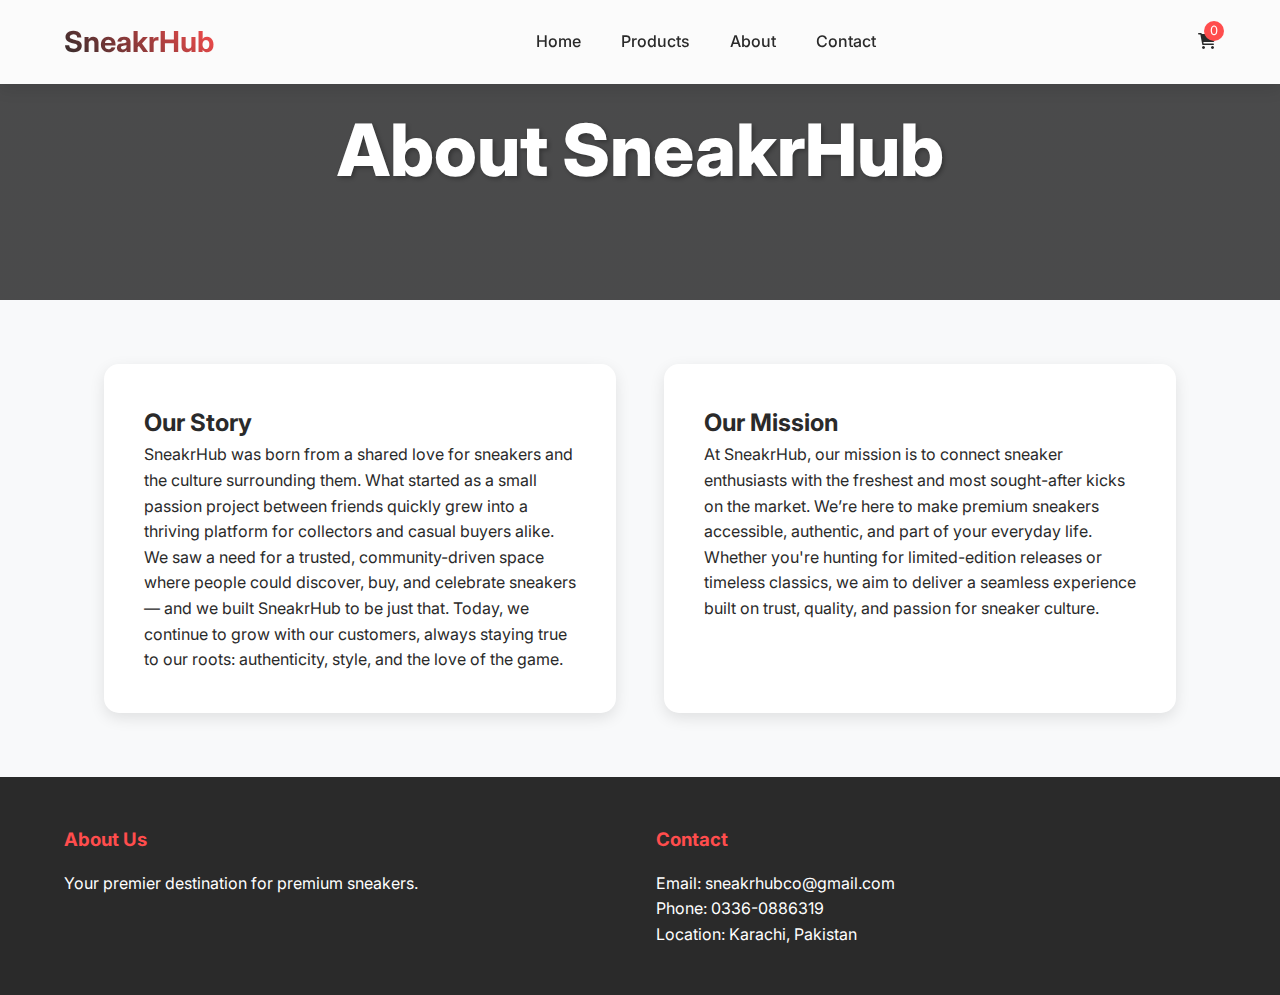
<file: about.html>
<!DOCTYPE html>
<html lang="en">
<head>
    <meta charset="UTF-8">
    <meta name="viewport" content="width=device-width, initial-scale=1.0">
    <title>About Us - SneakrHub</title>
    <link rel="stylesheet" href="styles.css">
    <link rel="stylesheet" href="https://cdnjs.cloudflare.com/ajax/libs/font-awesome/6.0.0/css/all.min.css">
    <link href="https://fonts.googleapis.com/css2?family=Inter:wght@400;500;600;700;800&display=swap" rel="stylesheet">
    <link rel="stylesheet" href="https://unpkg.com/aos@next/dist/aos.css" />
</head>
<body>
    <nav>
        <div class="logo">SneakrHub</div>
        <div class="menu-toggle">
            <i class="fas fa-bars"></i>
        </div>
        <ul class="nav-links">
            <li><a href="index.html">Home</a></li>
            <li><a href="products.html">Products</a></li>
            <li><a href="about.html">About</a></li>
            <li><a href="contact.html">Contact</a></li>
        </ul>
        <div class="cart-icon">
            <i class="fas fa-shopping-cart"></i>
            <span class="cart-count">0</span>
        </div>
    </nav>

    <section class="about-hero">
        <h1>About SneakrHub</h1>
    </section>

    <section class="about-content">
        <div class="about-card">
            <h2>Our Story</h2>
            <p>SneakrHub was born from a shared love for sneakers and the culture surrounding them. What started as a small passion project between friends quickly grew into a thriving platform for collectors and casual buyers alike. We saw a need for a trusted, community-driven space where people could discover, buy, and celebrate sneakers — and we built SneakrHub to be just that. Today, we continue to grow with our customers, always staying true to our roots: authenticity, style, and the love of the game.</p>
        </div>
        <div class="about-card">
            <h2>Our Mission</h2>
            <p>At SneakrHub, our mission is to connect sneaker enthusiasts with the freshest and most sought-after kicks on the market. We’re here to make premium sneakers accessible, authentic, and part of your everyday life. Whether you're hunting for limited-edition releases or timeless classics, we aim to deliver a seamless experience built on trust, quality, and passion for sneaker culture.</p>
        </div>
    </section>

    <footer>
        <div class="footer-content">
            <div class="footer-section">
                <h3>About Us</h3>
                <p>Your premier destination for premium sneakers.</p>
            </div>
            <div class="footer-section">
                <h3>Contact</h3>
                <p>Email: sneakrhubco@gmail.com</p>
                <p>Phone: 0336-0886319</p>
                <p>Location: Karachi, Pakistan</p>
            </div>
        </div>
    </footer>

    <script src="https://unpkg.com/aos@next/dist/aos.js"></script>
    <script>
        AOS.init({
            once: true,
            duration: 600,
            offset: 200,
            delay: 0,
            throttleDelay: 50
        });
        
        window.addEventListener('scroll', () => {
            const nav = document.querySelector('nav');
            nav.classList.toggle('scrolled', window.scrollY > 50);
        });

        document.querySelector('.menu-toggle').addEventListener('click', () => {
            document.querySelector('.nav-links').classList.toggle('active');
        });
    </script>
    <script src="script.js"></script>
</body>
</html>
</file>
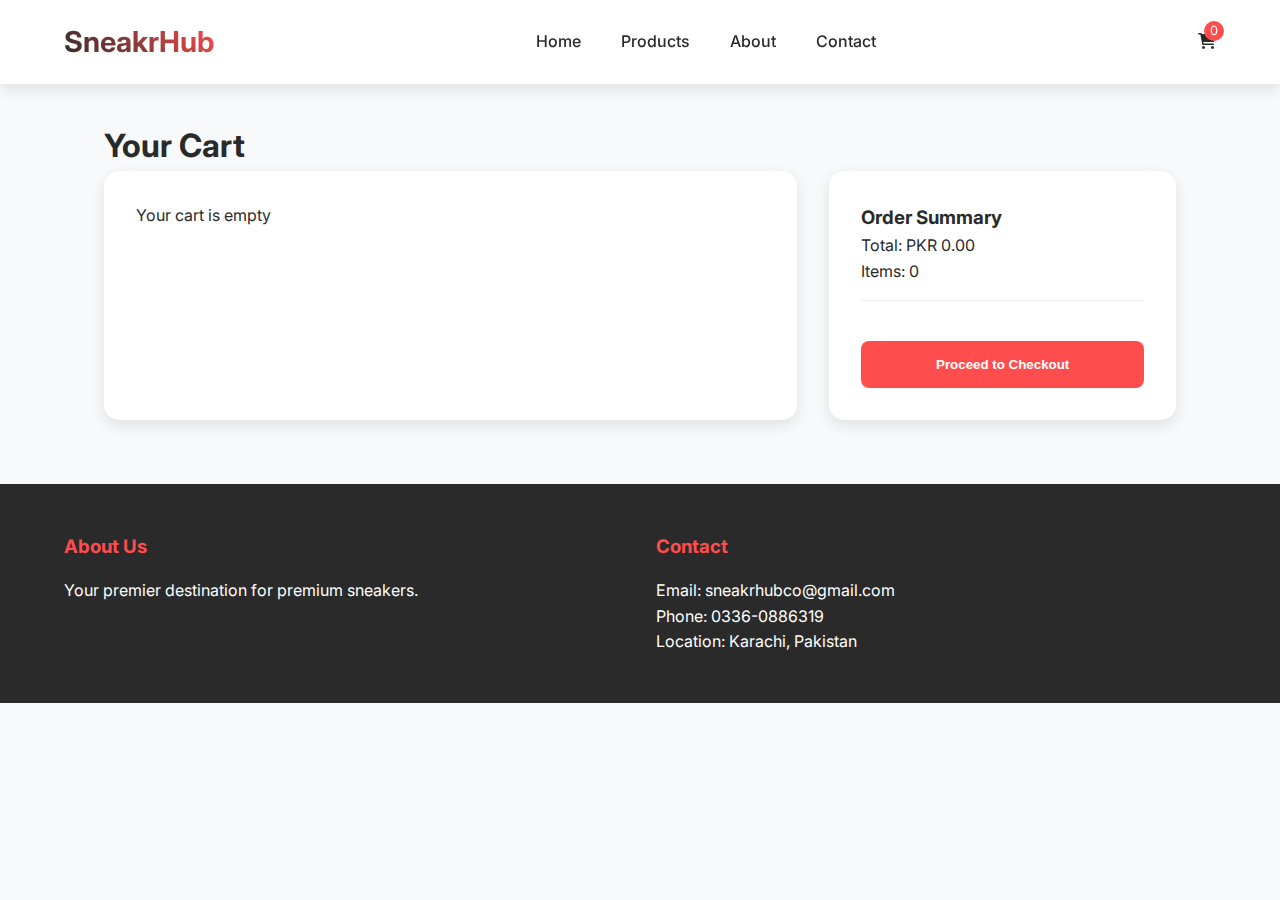
<file: cart.html>
<!DOCTYPE html>
<html lang="en">
<head>
    <meta charset="UTF-8">
    <meta name="viewport" content="width=device-width, initial-scale=1.0">
    <title>Cart - SneakrHub</title>
    <link rel="stylesheet" href="styles.css">
    <link rel="stylesheet" href="https://cdnjs.cloudflare.com/ajax/libs/font-awesome/6.0.0/css/all.min.css">
    <link href="https://fonts.googleapis.com/css2?family=Inter:wght@400;500;600;700;800&display=swap" rel="stylesheet">
</head>
<body>
    <nav>
        <div class="logo">SneakrHub</div>
        <div class="menu-toggle">
            <i class="fas fa-bars"></i>
        </div>
        <ul class="nav-links">
            <li><a href="index.html">Home</a></li>
            <li><a href="products.html">Products</a></li>
            <li><a href="about.html">About</a></li>
            <li><a href="contact.html">Contact</a></li>
        </ul>
        <div class="cart-icon">
            <i class="fas fa-shopping-cart"></i>
            <span class="cart-count">0</span>
        </div>
    </nav>

    <section class="cart-section">
        <h1>Your Cart</h1>
        <div class="cart-container">
            <div id="cart-items" class="cart-items">
                <!-- Cart items will be rendered by JavaScript -->
            </div>
            <div class="cart-summary">
                <h3>Order Summary</h3>
                <div class="summary-items">
                    <div class="summary-item">
                        <span>Total:</span>
                        <span id="cart-total">$0.00</span>
                    </div>
                    <div class="summary-item">
                        <span>Items:</span>
                        <span id="items-count">0</span>
                    </div>
                </div>
                <button class="checkout-button" onclick="handleCheckoutClick()">
                    Proceed to Checkout
                </button>
            </div>
        </div>
    </section>

    <footer>
        <div class="footer-content">
            <div class="footer-section">
                <h3>About Us</h3>
                <p>Your premier destination for premium sneakers.</p>
            </div>
            <div class="footer-section">
                <h3>Contact</h3>
                <p>Email: sneakrhubco@gmail.com</p>
                <p>Phone: 0336-0886319</p>
                <p>Location: Karachi, Pakistan</p>
            </div>
        </div>
    </footer>

    <script src="https://unpkg.com/aos@next/dist/aos.js"></script>
    <script>
        AOS.init({
            once: true,
            duration: 600,
            offset: 200,
            delay: 0,
            throttleDelay: 50
        });
    </script>
    <script src="script.js"></script>
</body>
</html>
</file>
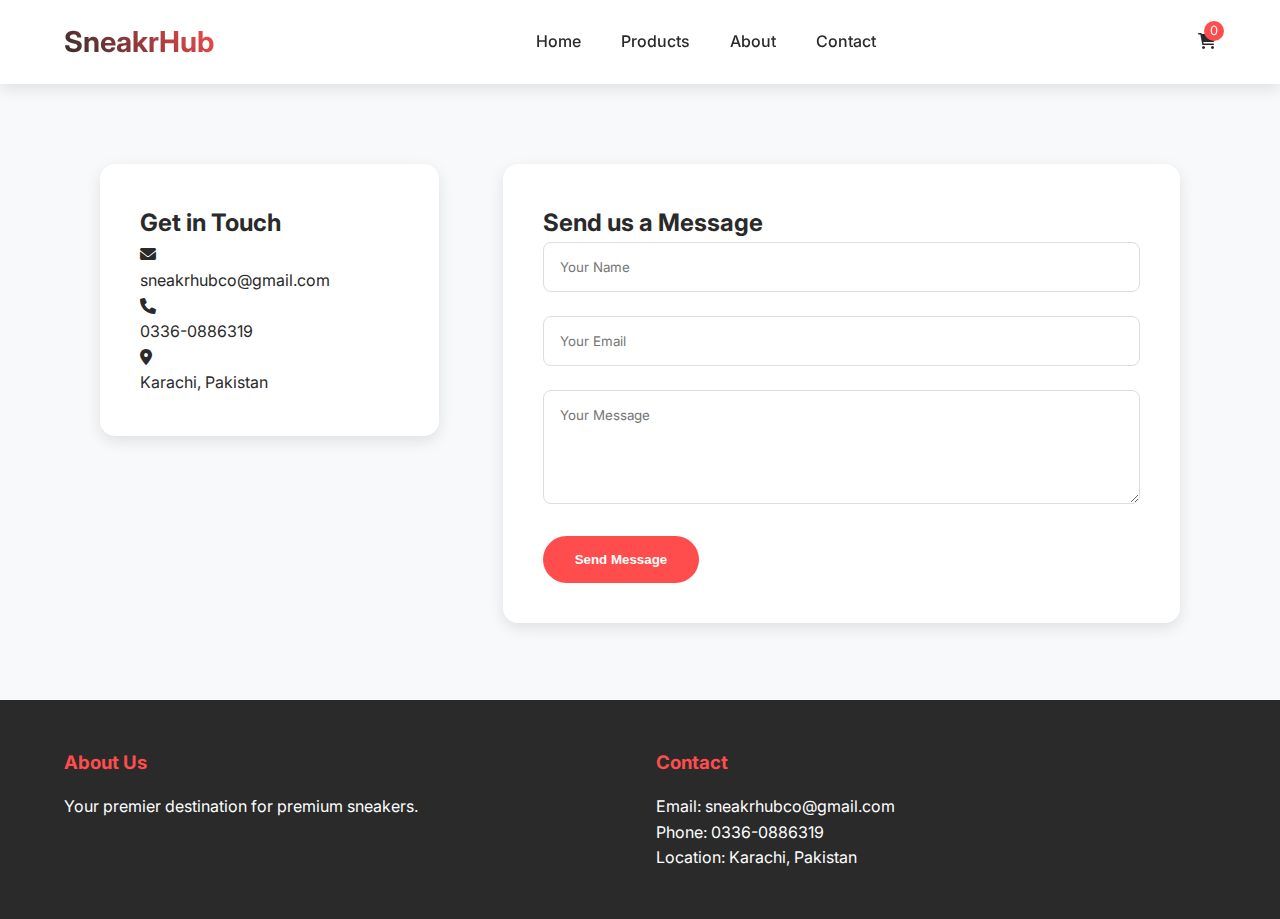
<file: contact.html>
<!DOCTYPE html>
<html lang="en">
<head>
    <meta charset="UTF-8">
    <meta name="viewport" content="width=device-width, initial-scale=1.0">
    <title>Contact - SneakrHub</title>
    <link rel="stylesheet" href="styles.css">
    <link rel="stylesheet" href="https://cdnjs.cloudflare.com/ajax/libs/font-awesome/6.0.0/css/all.min.css">
    <link href="https://fonts.googleapis.com/css2?family=Inter:wght@400;500;600;700;800&display=swap" rel="stylesheet">
    <link rel="stylesheet" href="https://unpkg.com/aos@next/dist/aos.css" />
</head>
<body>
    <nav>
        <div class="logo">SneakrHub</div>
        <div class="menu-toggle">
            <i class="fas fa-bars"></i>
        </div>
        <ul class="nav-links">
            <li><a href="index.html">Home</a></li>
            <li><a href="products.html">Products</a></li>
            <li><a href="about.html">About</a></li>
            <li><a href="contact.html">Contact</a></li>
        </ul>
        <div class="cart-icon">
            <i class="fas fa-shopping-cart"></i>
            <span class="cart-count">0</span>
        </div>
    </nav>

    <section class="contact-section">
        <div class="contact-container">
            <div class="contact-info">
                <h2>Get in Touch</h2>
                <div class="info-item">
                    <i class="fas fa-envelope"></i>
                    <p>sneakrhubco@gmail.com</p>
                </div>
                <div class="info-item">
                    <i class="fas fa-phone"></i>
                    <p>0336-0886319</p>
                </div>
                <div class="info-item">
                    <i class="fas fa-map-marker-alt"></i>
                    <p>Karachi, Pakistan</p>
                </div>
            </div>
            
            <form class="contact-form">
                <h2>Send us a Message</h2>
                <input type="text" placeholder="Your Name" required>
                <input type="email" placeholder="Your Email" required>
                <textarea rows="5" placeholder="Your Message" required></textarea>
                <button type="submit" class="submit-button">Send Message</button>
            </form>
        </div>
    </section>

    <footer>
        <div class="footer-content">
            <div class="footer-section">
                <h3>About Us</h3>
                <p>Your premier destination for premium sneakers.</p>
            </div>
            <div class="footer-section">
                <h3>Contact</h3>
                <p>Email: sneakrhubco@gmail.com</p>
                <p>Phone: 0336-0886319</p>
                <p>Location: Karachi, Pakistan</p>
            </div>
        </div>
    </footer>

    <script src="https://unpkg.com/aos@next/dist/aos.js"></script>
    <script>
        AOS.init({
            once: true,
            duration: 600,
            offset: 200,
            delay: 0,
            throttleDelay: 50
        });
        
        window.addEventListener('scroll', () => {
            const nav = document.querySelector('nav');
            nav.classList.toggle('scrolled', window.scrollY > 50);
        });

        document.querySelector('.menu-toggle').addEventListener('click', () => {
            document.querySelector('.nav-links').classList.toggle('active');
        });
    </script>
    <script src="script.js"></script>
</body>
</html>
</file>
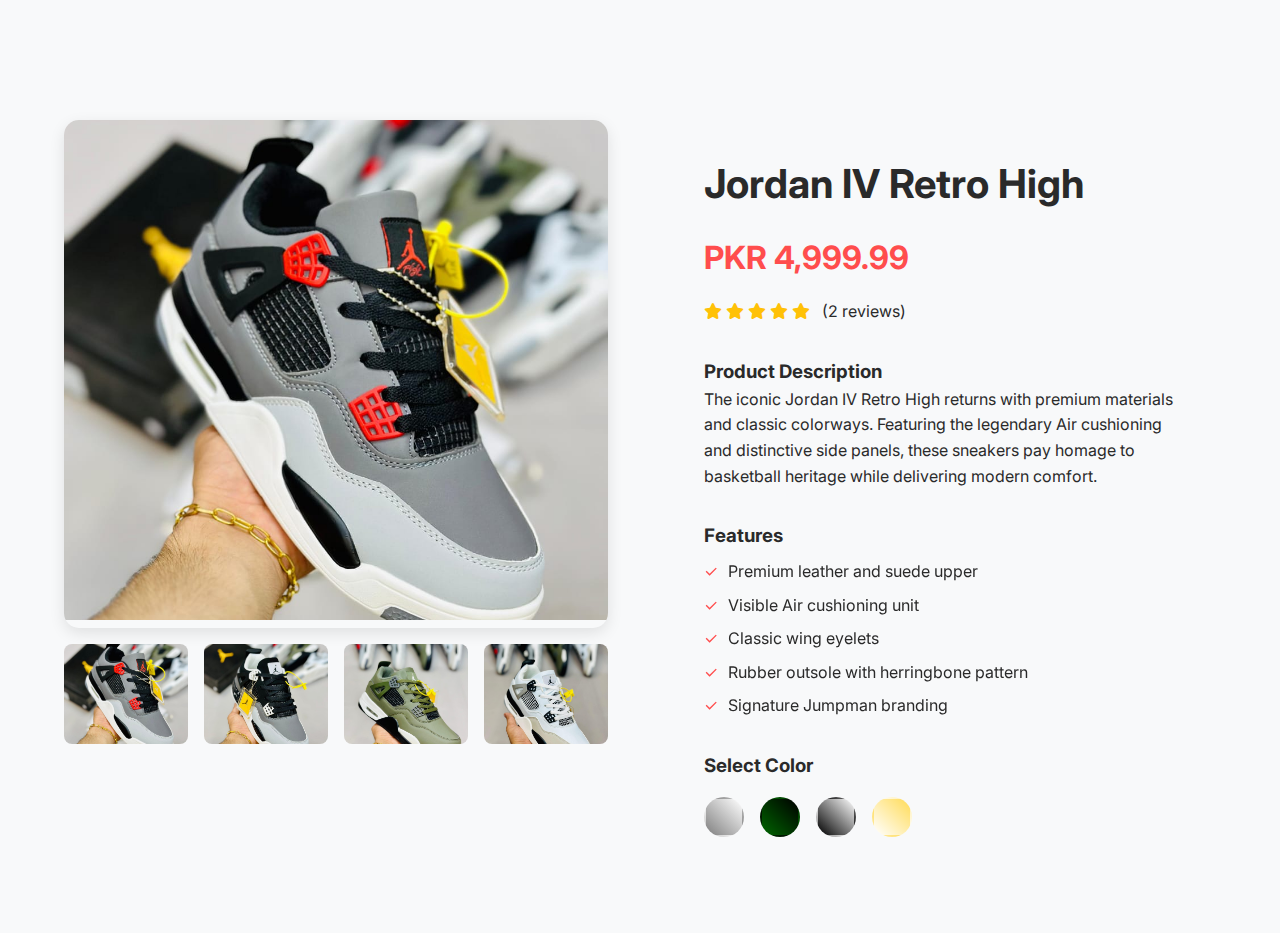
<file: jordan-iv.html>
<!DOCTYPE html>
<html lang="en">
<head>
    <meta charset="UTF-8">
    <meta name="viewport" content="width=device-width, initial-scale=1.0">
    <title>Jordan IV Retro High | SneakrHub</title>
    <link rel="stylesheet" href="styles.css">
    <link rel="stylesheet" href="https://cdnjs.cloudflare.com/ajax/libs/font-awesome/6.0.0/css/all.min.css">
    <link href="https://fonts.googleapis.com/css2?family=Inter:wght@400;500;600;700;800&display=swap" rel="stylesheet">
</head>
<body>
    <!-- Add your existing nav here -->
    <section class="product-detail">
        <div class="product-gallery">
            <div class="main-image">
                <img id="mainImage" src="img1.jpg" alt="Jordan IV Retro High Main View">
            </div>
            <div class="thumbnail-grid">
                <img src="img1.jpg" alt="Jordan IV Front View" onclick="changeImage('img1.jpg')">
                <img src="img2.jpg" alt="Jordan IV Side View" onclick="changeImage('img2.jpg')">
                <img src="img3.jpg" alt="Jordan IV Back View" onclick="changeImage('img3.jpg')">
                <img src="img4.jpg" alt="Jordan IV Top View" onclick="changeImage('img4.jpg')">
            </div>
        </div>
        <div class="product-info-detail">
            <h1>Jordan IV Retro High</h1>
            <div class="price">PKR 4,999.99</div>
            <div class="rating">
                <i class="fas fa-star"></i>
                <i class="fas fa-star"></i>
                <i class="fas fa-star"></i>
                <i class="fas fa-star"></i>
                <i class="fas fa-star"></i>
                <span>(2 reviews)</span>
            </div>
            <div class="description">
                <h3>Product Description</h3>
                <p>The iconic Jordan IV Retro High returns with premium materials and classic colorways. Featuring the legendary Air cushioning and distinctive side panels, these sneakers pay homage to basketball heritage while delivering modern comfort.</p>
            </div>
            <div class="features">
                <h3>Features</h3>
                <ul>
                    <li>Premium leather and suede upper</li>
                    <li>Visible Air cushioning unit</li>
                    <li>Classic wing eyelets</li>
                    <li>Rubber outsole with herringbone pattern</li>
                    <li>Signature Jumpman branding</li>
                </ul>
            </div>
            <div class="color-selection">
                <h3>Select Color</h3>
                <div class="color-grid">
                    <button class="color-btn" data-color="grey-white" style="background: linear-gradient(45deg, #808080, #ffffff)"></button>
                    <button class="color-btn" data-color="green-black" style="background: linear-gradient(45deg, #006400, #000000)"></button>
                    <button class="color-btn" data-color="black-white" style="background: linear-gradient(45deg, #000000, #ffffff)"></button>
                    <button class="color-btn" data-color="white-mustard" style="background: linear-gradient(45deg, #ffffff, #ffdb58)"></button>
                </div>
            </div>
            <!-- Add your existing size selection here -->
        </div>
    </section>
    <!-- Add your existing footer here -->

    <script>
        function changeImage(src) {
            document.getElementById('mainImage').src = src;
        }
    </script>
    <script src="script.js"></script>
</body>
</html>
</file>
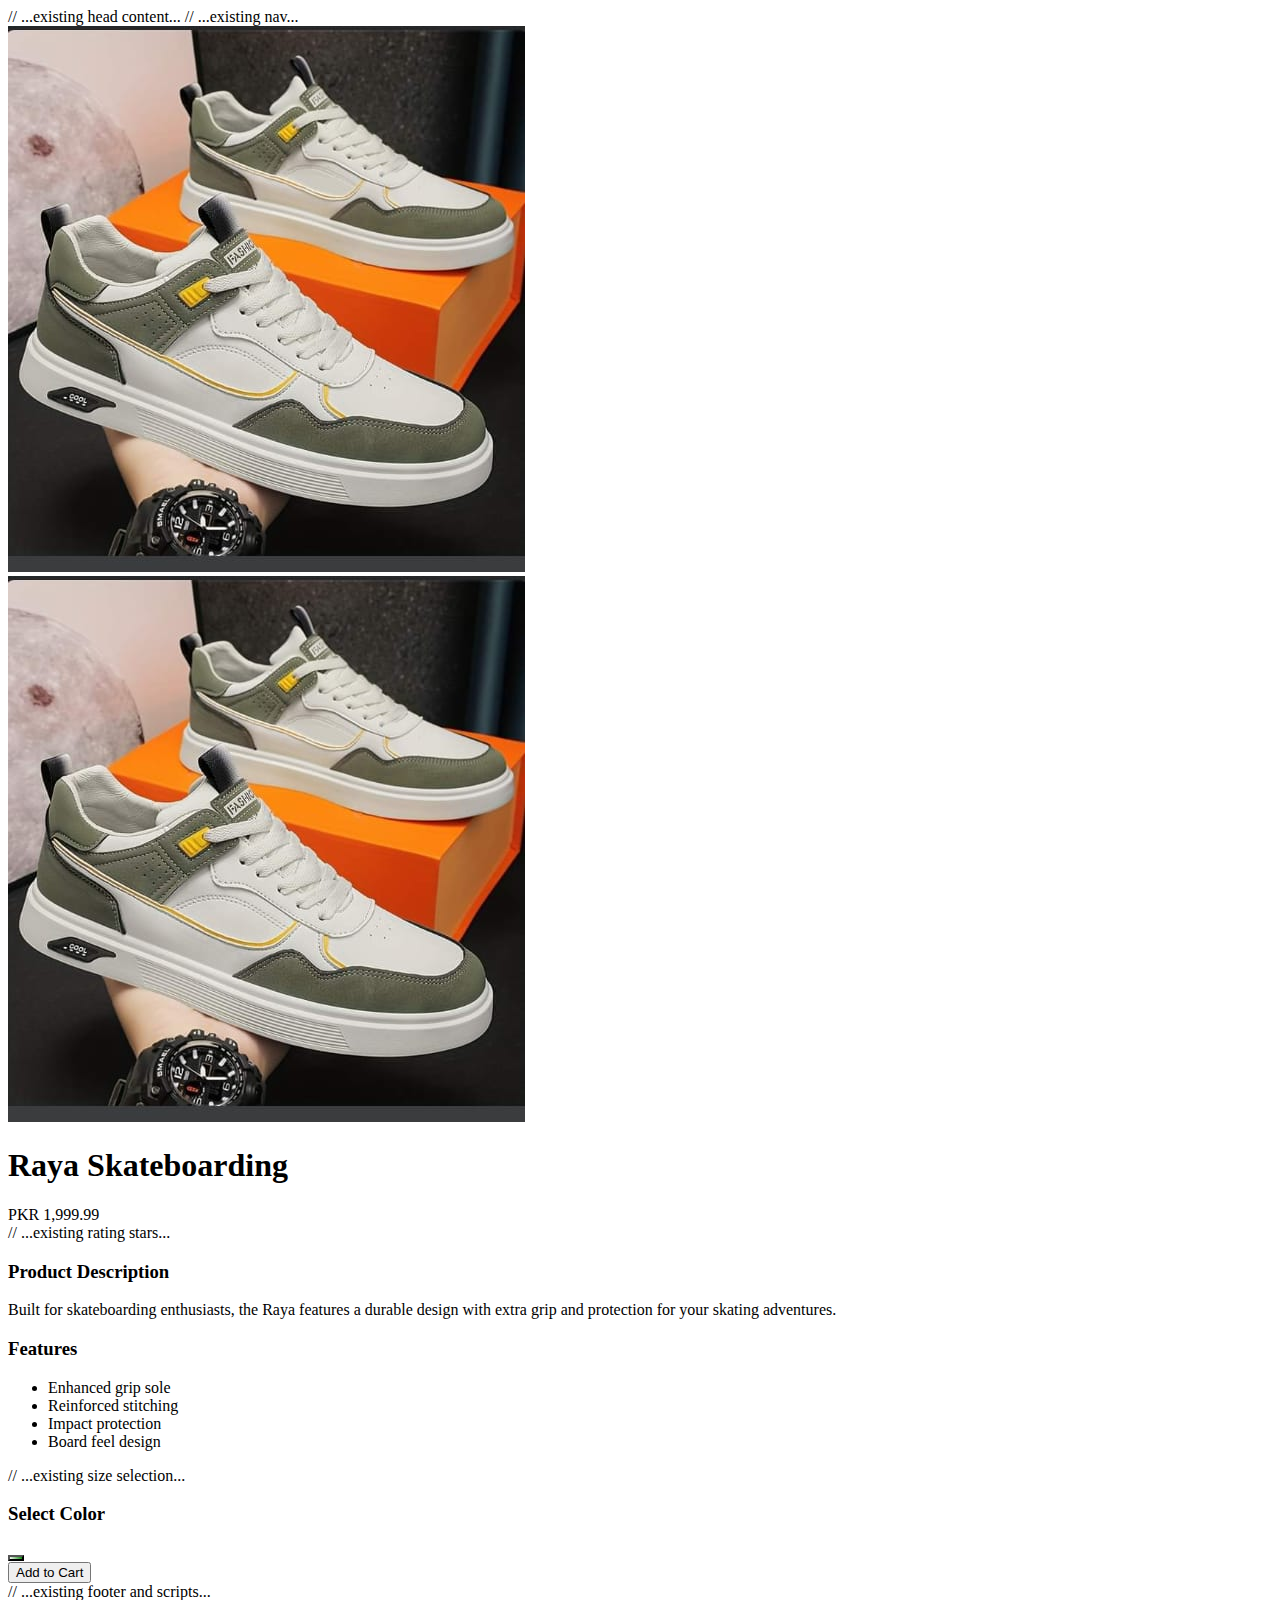
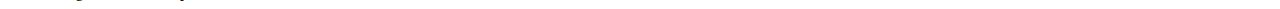
<file: raya-skateboarding.html>
<!DOCTYPE html>
<html lang="en">
<head>
    <meta charset="UTF-8">
    <meta name="viewport" content="width=device-width, initial-scale=1.0">
    <title>Raya Skateboarding | SneakrHub</title>
    // ...existing head content...
</head>
<body>
    // ...existing nav...

    <section class="product-detail">
        <div class="product-gallery">
            <div class="main-image">
                <img src="img2_1.jpg" alt="Raya Skateboarding">
            </div>
            <div class="thumbnail-grid">
                <img src="img2_1.jpg" alt="Front view">
            </div>
        </div>
        <div class="product-info-detail">
            <h1>Raya Skateboarding</h1>
            <div class="price">PKR 1,999.99</div>
            <div class="rating">
                // ...existing rating stars...
            </div>
            <div class="description">
                <h3>Product Description</h3>
                <p>Built for skateboarding enthusiasts, the Raya features a durable design with extra grip and protection for your skating adventures.</p>
            </div>
            <div class="features">
                <h3>Features</h3>
                <ul>
                    <li>Enhanced grip sole</li>
                    <li>Reinforced stitching</li>
                    <li>Impact protection</li>
                    <li>Board feel design</li>
                </ul>
            </div>
            // ...existing size selection...
            <div class="color-selection">
                <h3>Select Color</h3>
                <div class="color-grid">
                    <button class="color-btn" data-color="white-green" style="background: linear-gradient(45deg, #ffffff, #008000)"></button>
                </div>
            </div>
            <button class="add-to-cart-large" onclick="addToCart(6)">
                <i class="fas fa-shopping-cart"></i>
                Add to Cart
            </button>
        </div>
    </section>

    // ...existing footer and scripts...
</body>
</html>
</file>
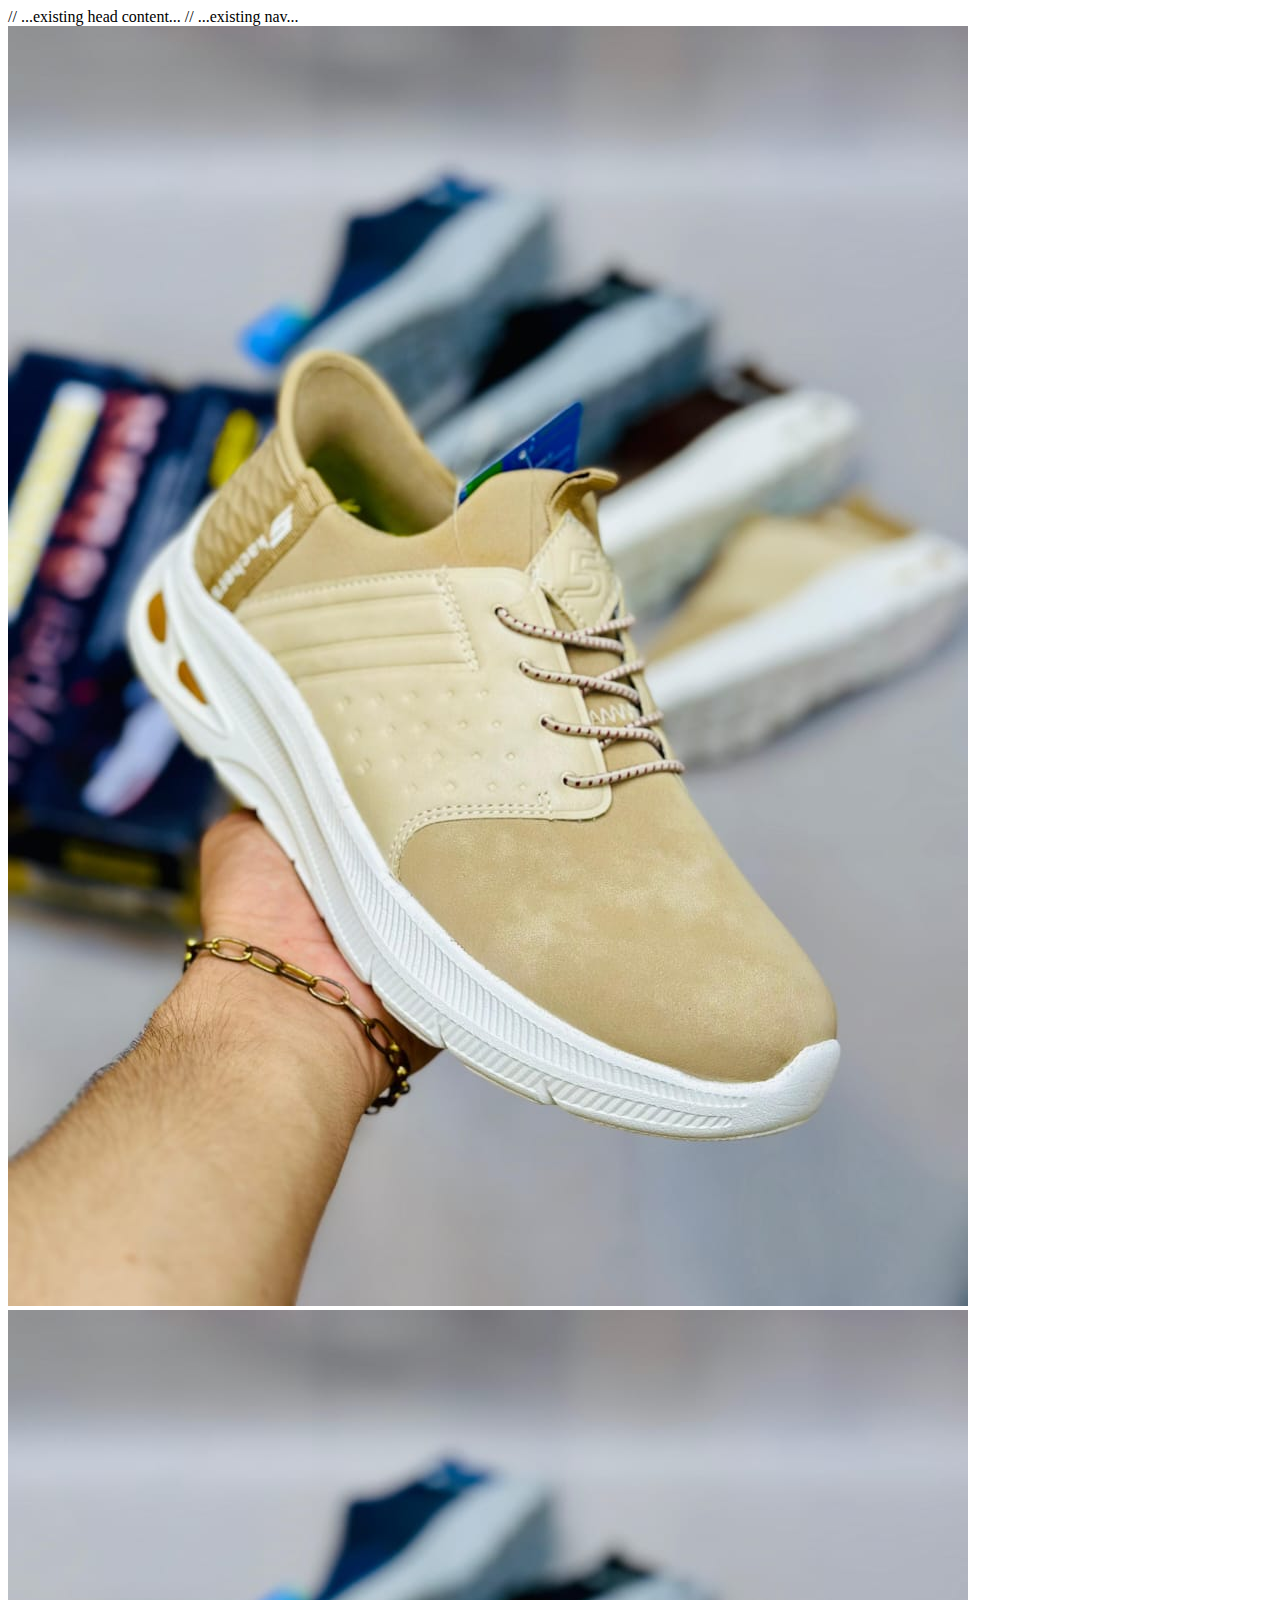
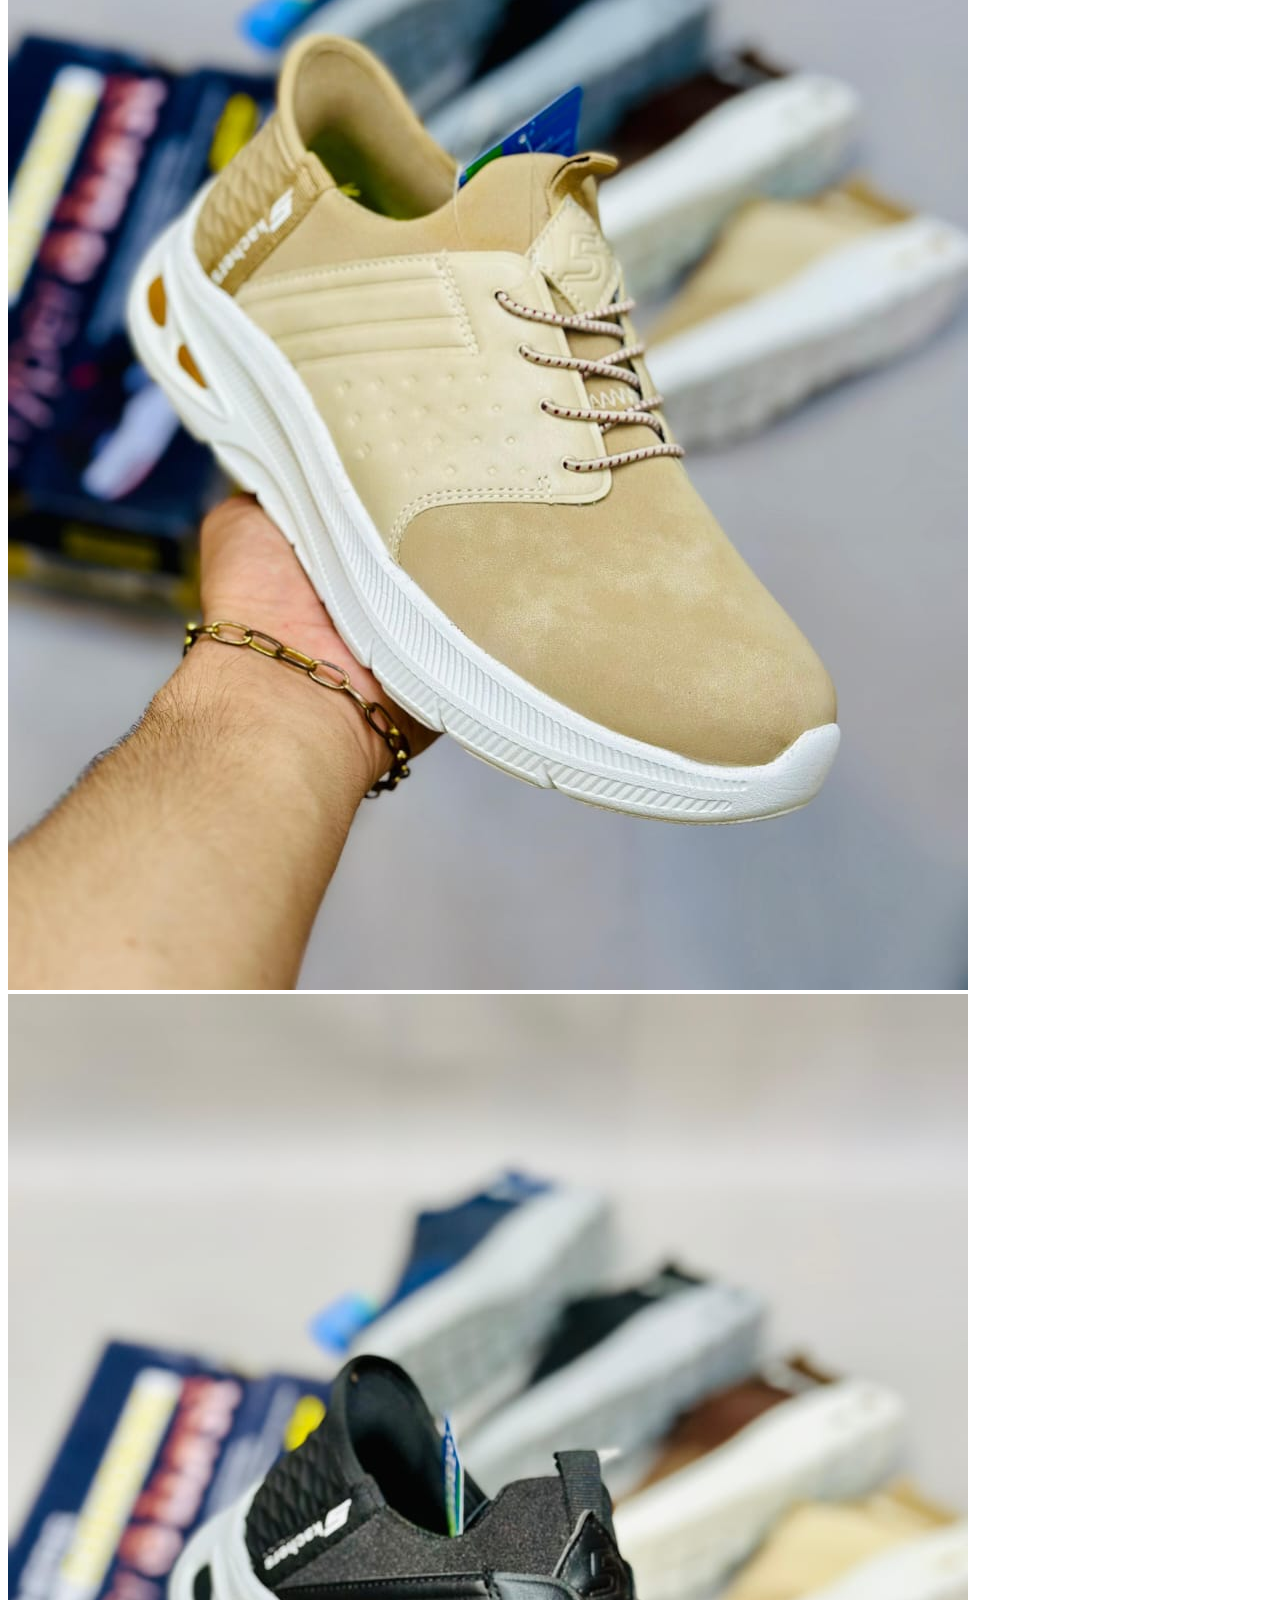
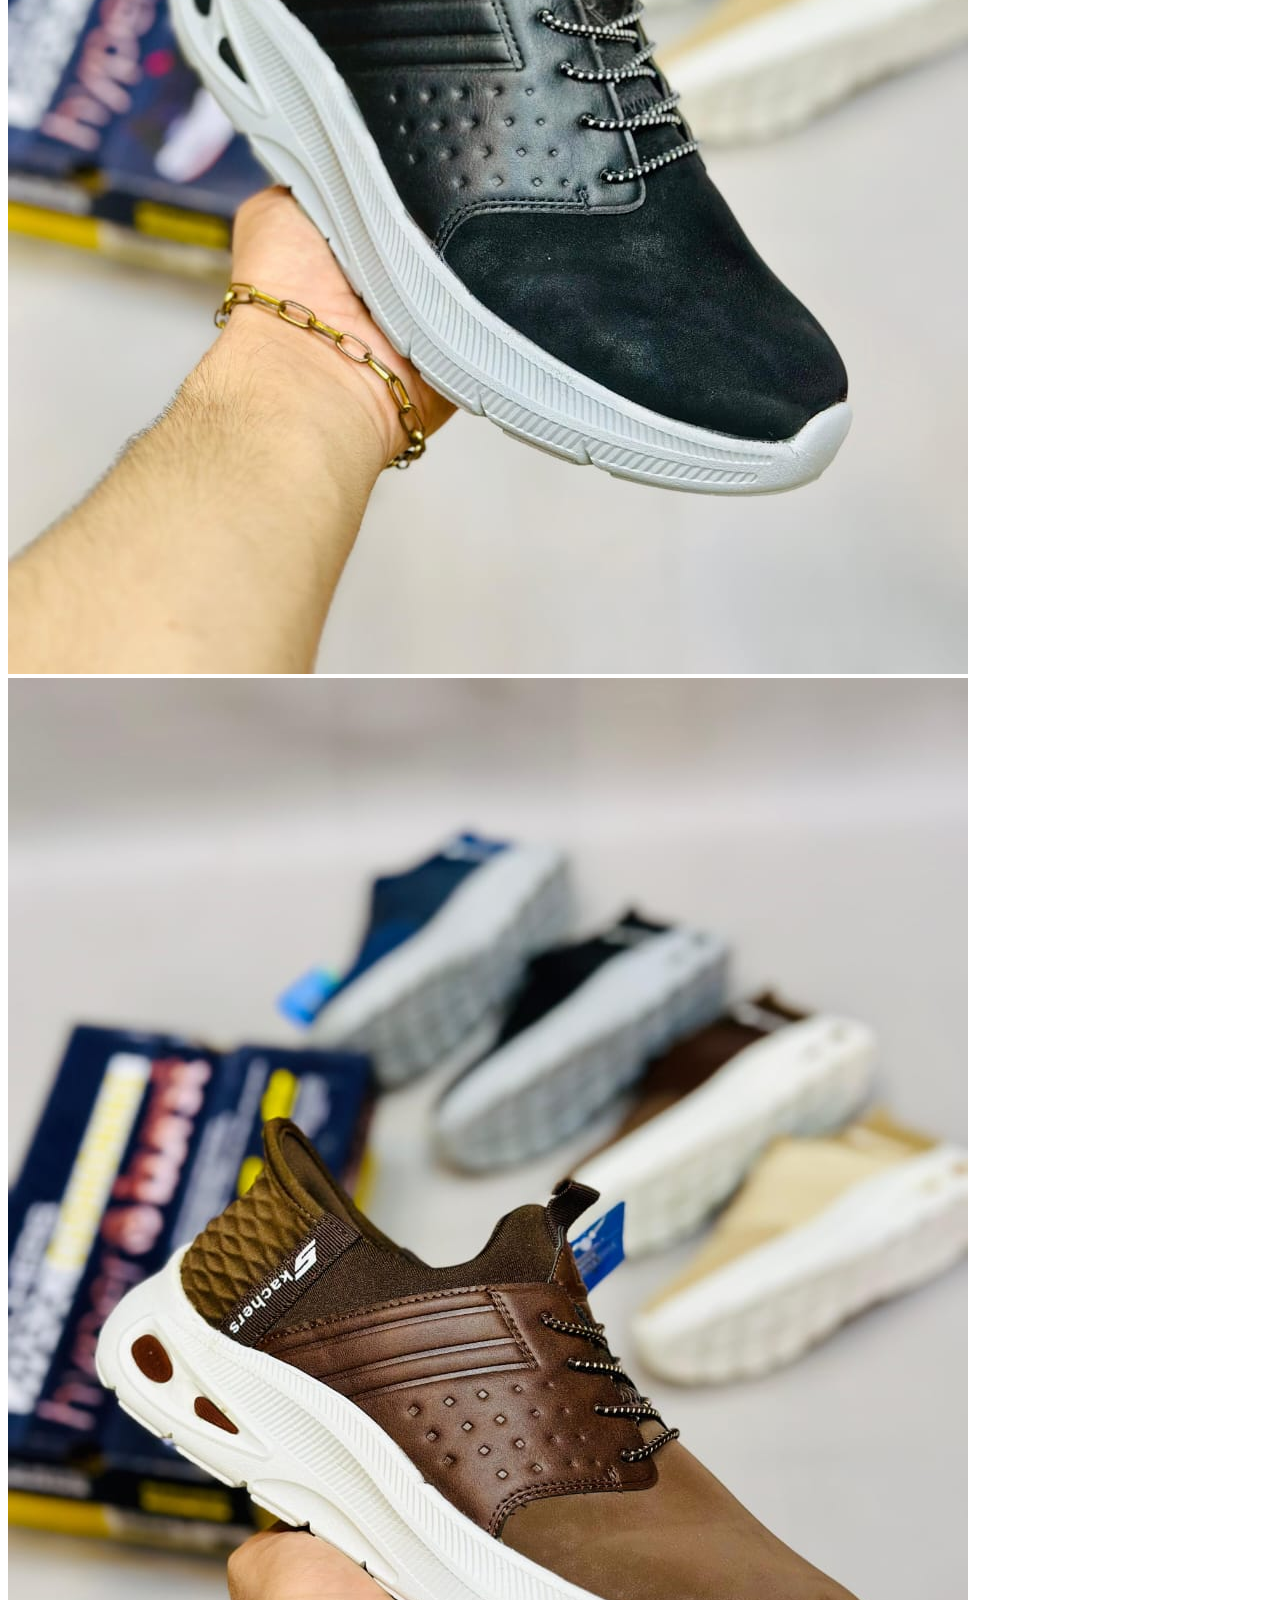
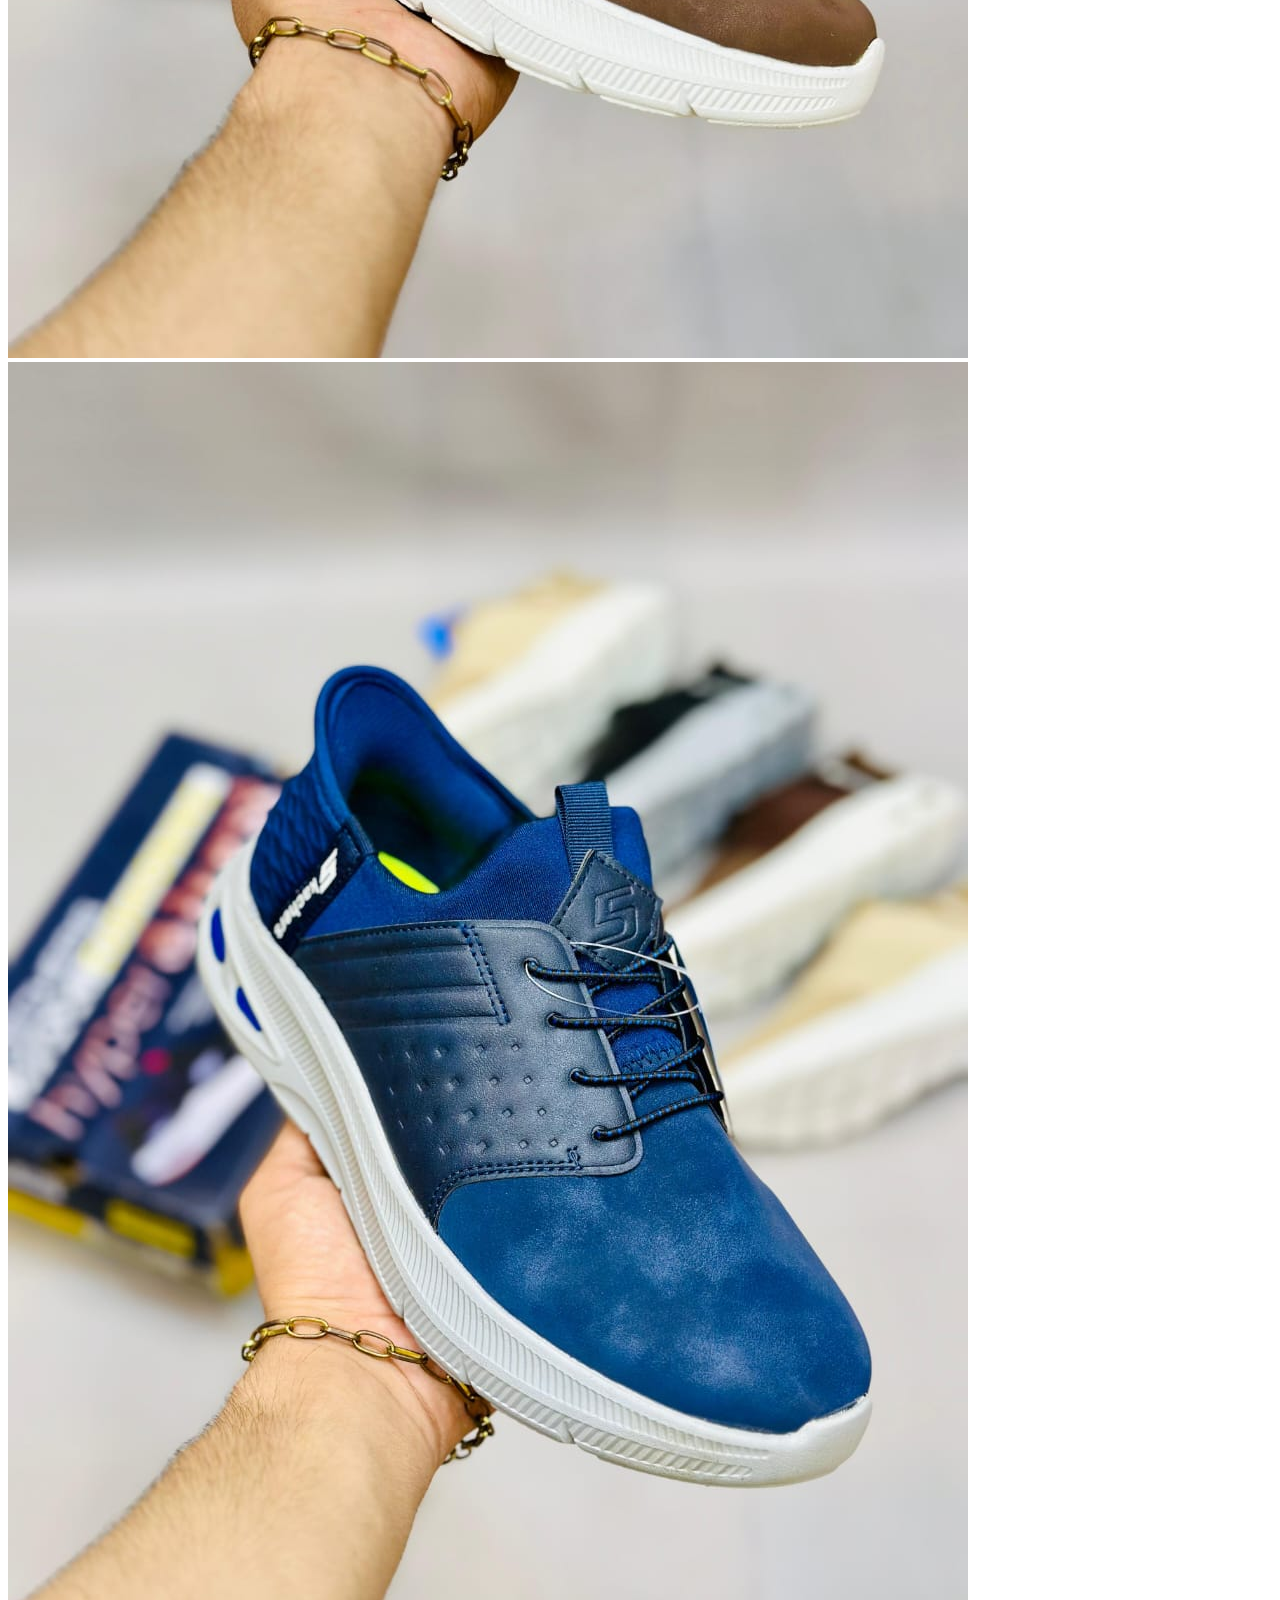
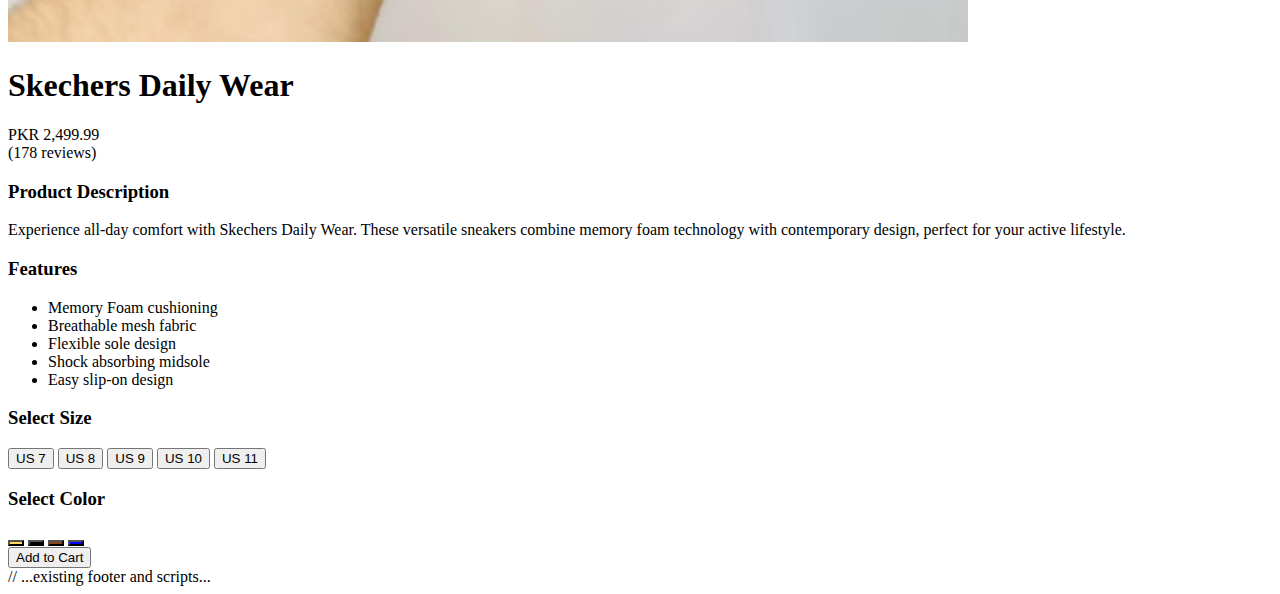
<file: skechers-daily.html>
<!DOCTYPE html>
<html lang="en">
<head>
    <meta charset="UTF-8">
    <meta name="viewport" content="width=device-width, initial-scale=1.0">
    <title>Skechers Daily Wear | SneakrHub</title>
    // ...existing head content...
</head>
<body>
    // ...existing nav...

    <section class="product-detail">
        <div class="product-gallery">
            <div class="main-image">
                <img src="img1_1.jpg" alt="Skechers Daily Wear Front View">
            </div>
            <div class="thumbnail-grid">
                <img src="img1_1.jpg" alt="Skechers Front View" onclick="updateMainImage(this.src)">
                <img src="img1_2.jpg" alt="Skechers Side View" onclick="updateMainImage(this.src)">
                <img src="img1_3.jpg" alt="Skechers Back View" onclick="updateMainImage(this.src)">
                <img src="img1_4.jpg" alt="Skechers Top View" onclick="updateMainImage(this.src)">
            </div>
        </div>
        <div class="product-info-detail">
            <h1>Skechers Daily Wear</h1>
            <div class="price">PKR 2,499.99</div>
            <div class="rating">
                <i class="fas fa-star"></i>
                <i class="fas fa-star"></i>
                <i class="fas fa-star"></i>
                <i class="fas fa-star"></i>
                <i class="fas fa-star-half-alt"></i>
                <span>(178 reviews)</span>
            </div>
            <div class="description">
                <h3>Product Description</h3>
                <p>Experience all-day comfort with Skechers Daily Wear. These versatile sneakers combine memory foam technology with contemporary design, perfect for your active lifestyle.</p>
            </div>
            <div class="features">
                <h3>Features</h3>
                <ul>
                    <li>Memory Foam cushioning</li>
                    <li>Breathable mesh fabric</li>
                    <li>Flexible sole design</li>
                    <li>Shock absorbing midsole</li>
                    <li>Easy slip-on design</li>
                </ul>
            </div>
            <div class="size-selection">
                <h3>Select Size</h3>
                <div class="size-grid">
                    <button class="size-btn" data-size="US 7">US 7</button>
                    <button class="size-btn" data-size="US 8">US 8</button>
                    <button class="size-btn" data-size="US 9">US 9</button>
                    <button class="size-btn" data-size="US 10">US 10</button>
                    <button class="size-btn" data-size="US 11">US 11</button>
                </div>
            </div>
            <div class="color-selection">
                <h3>Select Color</h3>
                <div class="color-grid">
                    <button class="color-btn" data-color="mustard" style="background-color: #ffdb58"></button>
                    <button class="color-btn" data-color="black" style="background-color: #000000"></button>
                    <button class="color-btn" data-color="brown" style="background-color: #8b4513"></button>
                    <button class="color-btn" data-color="blue" style="background-color: #0000ff"></button>
                </div>
            </div>
            <button class="add-to-cart-large" onclick="handleAddToCart(5)">
                <i class="fas fa-shopping-cart"></i>
                Add to Cart
            </button>
        </div>
    </section>

    // ...existing footer and scripts...
    <script>
        // Color and size selection handlers
        document.querySelectorAll('.color-btn').forEach(button => {
            button.addEventListener('click', () => {
                document.querySelectorAll('.color-btn').forEach(btn => btn.classList.remove('selected'));
                button.classList.add('selected');
            });
        });

        document.querySelectorAll('.size-btn').forEach(button => {
            button.addEventListener('click', () => {
                document.querySelectorAll('.size-btn').forEach(btn => btn.classList.remove('selected'));
                button.classList.add('selected');
            });
        });

        function handleAddToCart(productId) {
            const selectedColor = document.querySelector('.color-btn.selected')?.dataset.color;
            const selectedSize = document.querySelector('.size-btn.selected')?.dataset.size;
            
            if (!selectedSize || !selectedColor) {
                alert('Please select both size and color');
                return;
            }
            
            addToCart(productId);
        }
    </script>
</body>
</html>
</file>
<file: styles.css>
:root {
    --primary: #2a2a2a;
    --accent: #ff4d4d;
    --background: #f8f9fa;
    --text: #2a2a2a;
    --transition: all 0.3s cubic-bezier(0.4, 0, 0.2, 1);
    --shadow: 0 5px 15px rgba(0,0,0,0.1);
    --shadow-hover: 0 10px 30px rgba(0,0,0,0.15);
}

* {
    margin: 0;
    padding: 0;
    box-sizing: border-box;
}

body {
    font-family: 'Inter', sans-serif;
    background-color: var(--background);
    color: var(--text);
    line-height: 1.6;
}

nav {
    display: flex;
    justify-content: space-between;
    align-items: center;
    background: rgba(255, 255, 255, 0.98);
    backdrop-filter: blur(10px);
    padding: 1.2rem 5%;
    position: fixed;
    width: 100%;
    z-index: 1000;
    box-shadow: var(--shadow);
}

.logo {
    font-size: 1.8rem;
    font-weight: 700;
    background: linear-gradient(45deg, var(--primary), var(--accent));
    -webkit-background-clip: text;
    -webkit-text-fill-color: transparent;
}

.nav-links {
    display: flex;
    gap: 2.5rem;
    list-style: none;
}

.nav-links a {
    position: relative;
    font-weight: 500;
    text-decoration: none;
    color: var(--text);
}

.nav-links a::after {
    content: '';
    position: absolute;
    bottom: -5px;
    left: 0;
    width: 0;
    height: 2px;
    background: var(--accent);
    transition: var(--transition);
}

.nav-links a:hover::after {
    width: 100%;
}

.cart-icon {
    position: relative;
    cursor: pointer;
}

.cart-count {
    position: absolute;
    top: -8px;
    right: -8px;
    background: var(--accent);
    color: white;
    font-size: 0.8rem;
    width: 20px;
    height: 20px;
    border-radius: 50%;
    display: grid;
    place-items: center;
}

.hero {
    min-height: 100vh;
    padding-top: 80px;
    display: grid;
    place-items: center;
    text-align: center;
    background: linear-gradient(rgba(0,0,0,0.7), rgba(0,0,0,0.7)),
                url('https://images.unsplash.com/photo-1552346154-21d32810aba3') center/cover;
    will-change: transform;
    /* removed background-attachment: fixed */
}

[data-aos] {
    will-change: transform, opacity;
}

.hero h1 {
    font-size: clamp(2.5rem, 8vw, 4.5rem);
    font-weight: 800;
    margin-bottom: 1.5rem;
    animation: fadeUp 0.8s ease forwards;
    backface-visibility: hidden;
    -webkit-font-smoothing: antialiased;
    color: white;
    text-shadow: 2px 2px 4px rgba(0,0,0,0.3);
}

.hero p {
    font-size: clamp(1rem, 3vw, 1.2rem);
    margin-bottom: 2rem;
    animation: fadeUp 0.8s ease 0.2s forwards;
    opacity: 0;
    backface-visibility: hidden;
    -webkit-font-smoothing: antialiased;
    color: rgba(255, 255, 255, 0.9);
}

/* Modern Button Styles */
.cta-button {
    background: var(--accent);
    color: white;
    padding: 1.2rem 3rem;
    border-radius: 30px;
    border: none;
    font-weight: 600;
    cursor: pointer;
    transition: var(--transition);
    box-shadow: 0 10px 20px rgba(255,77,77,0.2);
    text-decoration: none;
}

.cta-button:hover {
    transform: translateY(-5px);
    box-shadow: 0 15px 30px rgba(255,77,77,0.3);
}

/* Products Section Styles */
.products {
    padding: 6rem 5% 4rem;
    background: white;
}

.products h2 {
    font-size: 2.5rem;
    text-align: center;
    margin-bottom: 3rem;
    position: relative;
    padding-bottom: 1rem;
}

.products h2::after {
    content: '';
    position: absolute;
    bottom: 0;
    left: 50%;
    transform: translateX(-50%);
    width: 80px;
    height: 3px;
    background: var(--accent);
}

.product-grid {
    display: grid;
    grid-template-columns: repeat(auto-fit, minmax(300px, 1fr));
    gap: 2.5rem;
    max-width: 1400px;
    margin: 0 auto;
}

.product-card {
    background: white;
    border-radius: 15px;
    overflow: hidden;
    transition: transform 0.3s ease, box-shadow 0.3s ease;
    box-shadow: var(--shadow);
    position: relative;
    will-change: transform;
    backface-visibility: hidden;
}

.product-card:hover {
    transform: translateY(-10px);
    box-shadow: var(--shadow-hover);
}

[data-aos="fade-up"] {
    transform: translateY(30px);
    opacity: 0;
    transition-property: transform, opacity;
}

[data-aos="fade-up"].aos-animate {
    transform: translateY(0);
    opacity: 1;
}

.product-info {
    padding: 1.5rem;
}

.product-info h3 {
    font-size: 1.2rem;
    margin-bottom: 0.5rem;
}

.product-price {
    font-size: 1.25rem;
    font-weight: 600;
    color: var(--accent);
}

.product-image {
    width: 100%;
    height: 250px;
    object-fit: cover;
}

/* Sort Dropdown Styles */
.sort-wrapper {
    position: relative;
    display: flex;
    align-items: center;
    gap: 0.5rem;
    background: white;
    padding: 0.5rem 1rem;
    border-radius: 8px;
    box-shadow: var(--shadow);
}

.sort-select {
    appearance: none;
    border: none;
    padding: 0.5rem;
    font-family: 'Inter', sans-serif;
    font-size: 1rem;
    color: var(--text);
    cursor: pointer;
    background: transparent;
}

.sort-wrapper i {
    color: var(--accent);
}

/* Add-to-Cart Button Styles */
.add-to-cart {
    width: 100%;
    padding: 0.8rem;
    margin-top: 1rem;
    border: none;
    border-radius: 8px;
    background: var(--accent);
    color: white;
    font-weight: 600;
    cursor: pointer;
    transition: var(--transition);
    display: flex;
    align-items: center;
    justify-content: center;
    gap: 0.5rem;
}

.add-to-cart:hover {
    transform: translateY(-2px);
    box-shadow: 0 5px 15px rgba(255,77,77,0.3);
}

.add-to-cart i {
    font-size: 0.9rem;
}

/* View Product Button Styles */
.view-product-btn {
    width: 100%;
    padding: 0.8rem;
    margin-top: 1rem;
    border: none;
    border-radius: 8px;
    background: var(--primary);
    color: white;
    font-weight: 600;
    cursor: pointer;
    transition: var(--transition);
    display: flex;
    align-items: center;
    justify-content: center;
    gap: 0.5rem;
    text-decoration: none;
}

.view-product-btn:hover {
    transform: translateY(-2px);
    box-shadow: var(--shadow-hover);
    background: var(--accent);
}

/* Products Header Styles */
.products-header {
    display: flex;
    justify-content: space-between;
    align-items: center;
    margin-bottom: 2rem;
}

/* Products Page Specific Styles */
.products-page {
    padding: 100px 5% 4rem;
    display: grid;
    grid-template-columns: 250px 1fr;
    gap: 3rem;
    max-width: 1400px;
    margin: 0 auto;
}

.filters {
    background: white;
    padding: 2rem;
    border-radius: 10px;
    box-shadow: var(--shadow);
    height: fit-content;
    position: sticky;
    top: 100px;
}

.filter-group {
    margin-bottom: 2rem;
}

.filter-group h4 {
    margin-bottom: 1rem;
    font-weight: 600;
}

.filter-group label {
    display: block;
    margin: 0.5rem 0;
    cursor: pointer;
}

.price-slider {
    width: 100%;
    margin: 1rem 0;
}

/* About Page Specific Styles */
.about-section {
    padding-top: 100px;
    min-height: calc(100vh - 200px);
}

.about-hero {
    background: linear-gradient(rgba(0,0,0,0.7), rgba(0,0,0,0.7)),
                url('https://images.unsplash.com/photo-1556906781-9a412961c28c') center/cover;
    height: 300px;
    display: grid;
    place-items: center;
    color: white;
}

.about-hero h1 {
    font-size: clamp(2.5rem, 8vw, 4.5rem);
    font-weight: 800;
    color: white;
    text-shadow: 2px 2px 4px rgba(0,0,0,0.3);
    animation: fadeUp 0.8s ease forwards;
    backface-visibility: hidden;
    -webkit-font-smoothing: antialiased;
}

.about-content {
    max-width: 1200px;
    margin: 0 auto;
    padding: 4rem 5%;
    display: grid;
    grid-template-columns: repeat(2, 1fr);
    gap: 3rem;
}

.about-card {
    background: white;
    padding: 2.5rem;
    border-radius: 15px;
    box-shadow: var(--shadow);
    transition: var(--transition);
}

.about-card:hover {
    transform: translateY(-5px);
    box-shadow: var(--shadow-hover);
}

/* Contact Page Specific Styles */
.contact-section {
    padding-top: 100px;
    min-height: calc(100vh - 200px);
}

.contact-container {
    max-width: 1200px;
    margin: 0 auto;
    padding: 4rem 5%;
    display: grid;
    grid-template-columns: 1fr 2fr;
    gap: 4rem;
}

.contact-info {
    background: white;
    padding: 2.5rem;
    border-radius: 15px;
    box-shadow: var(--shadow);
    height: fit-content;
}

.contact-form {
    background: white;
    padding: 2.5rem;
    border-radius: 15px;
    box-shadow: var(--shadow);
}

.contact-form input,
.contact-form textarea {
    width: 100%;
    padding: 1rem;
    margin-bottom: 1.5rem;
    border: 1px solid #ddd;
    border-radius: 8px;
    font-family: 'Inter', sans-serif;
}

.submit-button {
    background: var(--accent);
    color: white;
    padding: 1rem 2rem;
    border: none;
    border-radius: 30px;
    font-weight: 600;
    cursor: pointer;
    transition: var(--transition);
}

.submit-button:hover {
    transform: translateY(-3px);
    box-shadow: 0 5px 15px rgba(255,77,77,0.3);
}

/* Contact Page Specific Styles */
.contact-section {
    padding-top: 100px;
    max-width: 1200px;
    margin: 0 auto;
}

.contact-container {
    padding: 4rem 5%;
}

/* Checkout Page Styles */
.checkout-section {
    padding: 120px 5% 4rem;
    max-width: 1200px;
    margin: 0 auto;
}

.checkout-container {
    display: grid;
    grid-template-columns: 2fr 1fr;
    gap: 2rem;
}

.checkout-form {
    background: white;
    padding: 2rem;
    border-radius: 15px;
    box-shadow: var(--shadow);
}

.form-group {
    margin-bottom: 2rem;
}

.form-group h3 {
    margin-bottom: 1rem;
}

.form-group input {
    width: 100%;
    padding: 1rem;
    margin-bottom: 1rem;
    border: 1px solid #ddd;
    border-radius: 8px;
}

.card-details {
    display: grid;
    grid-template-columns: 1fr 1fr;
    gap: 1rem;
}

.order-summary {
    background: white;
    padding: 2rem;
    border-radius: 15px;
    box-shadow: var(--shadow);
    height: fit-content;
}

.summary-items {
    margin-bottom: 1.5rem;
    border-bottom: 1px solid #eee;
    padding-bottom: 1rem;
}

.summary-item.total {
    font-weight: 600;
    font-size: 1.1rem;
    margin-top: 1rem;
}

/* Payment Info Styles */
.payment-info {
    background: #f8f8f8;
    padding: 1.5rem;
    border-radius: 8px;
    display: flex;
    flex-direction: column;
    align-items: center;
    gap: 0.5rem;
    text-align: center;
}

.payment-info i {
    font-size: 2rem;
    color: var(--accent);
}

.payment-info p {
    font-weight: 600;
    color: var(--text);
}

.payment-info small {
    color: #666;
}

/* Cart Page Styles */
.cart-section {
    padding: 120px 5% 4rem;
    max-width: 1200px;
    margin: 0 auto;
}

.cart-container {
    display: grid;
    grid-template-columns: 2fr 1fr;
    gap: 2rem;
}

.cart-items {
    background: white;
    padding: 2rem;
    border-radius: 15px;
    box-shadow: var(--shadow);
}

.cart-summary {
    background: white;
    padding: 2rem;
    border-radius: 15px;
    box-shadow: var(--shadow);
    height: fit-content;
}

.cart-item {
    display: grid;
    grid-template-columns: 100px 1fr auto;
    gap: 1rem;
    padding: 1rem;
    border-bottom: 1px solid #eee;
    align-items: center;
}

.cart-item img {
    width: 100px;
    height: 100px;
    object-fit: cover;
    border-radius: 8px;
}

.remove-item {
    background: none;
    border: none;
    color: var(--accent);
    cursor: pointer;
    padding: 0.5rem;
    transition: var(--transition);
}

.remove-item:hover {
    color: #ff3333;
    transform: scale(1.1);
}

.summary-items {
    margin-bottom: 1.5rem;
}

.checkout-button {
    width: 100%;
    padding: 1rem;
    background: var(--accent);
    color: white;
    border: none;
    border-radius: 8px;
    font-weight: 600;
    cursor: pointer;
    margin-top: 1rem;
    transition: var(--transition);
}

.checkout-button:hover {
    transform: translateY(-2px);
    box-shadow: 0 5px 15px rgba(255,77,77,0.3);
}

/* Product Detail Page Styles */
.product-detail {
    padding: 120px 5% 4rem;
    max-width: 1400px;
    margin: 0 auto;
    display: grid;
    grid-template-columns: 1fr 1fr;
    gap: 4rem;
}

.product-gallery {
    position: sticky;
    top: 100px;
}

.main-image {
    margin-bottom: 1rem;
    border-radius: 15px;
    overflow: hidden;
    box-shadow: var(--shadow);
}

.main-image img {
    width: 100%;
    height: 500px;
    object-fit: cover;
}

.thumbnail-grid {
    display: grid;
    grid-template-columns: repeat(4, 1fr);
    gap: 1rem;
}

.thumbnail-grid img {
    width: 100%;
    height: 100px;
    object-fit: cover;
    border-radius: 8px;
    cursor: pointer;
    transition: var(--transition);
}

.thumbnail-grid img:hover {
    transform: translateY(-3px);
    box-shadow: var(--shadow);
}

.product-info-detail {
    padding: 2rem;
}

.product-info-detail h1 {
    font-size: 2.5rem;
    margin-bottom: 1rem;
}

.price {
    font-size: 2rem;
    font-weight: 700;
    color: var(--accent);
    margin-bottom: 1rem;
}

.rating {
    color: #ffc107;
    margin-bottom: 2rem;
}

.rating span {
    color: var(--text);
    margin-left: 0.5rem;
}

.description, .features {
    margin-bottom: 2rem;
}

.features ul {
    list-style: none;
    padding-left: 0;
}

.features li {
    margin: 0.5rem 0;
    padding-left: 1.5rem;
    position: relative;
}

.features li::before {
    content: '✓';
    position: absolute;
    left: 0;
    color: var(--accent);
}

.size-grid {
    display: grid;
    grid-template-columns: repeat(auto-fit, minmax(60px, 1fr));
    gap: 1rem;
    margin-top: 1rem;
}

.size-grid button {
    padding: 1rem;
    border: 1px solid #ddd;
    border-radius: 8px;
    background: white;
    cursor: pointer;
    transition: var(--transition);
}

.size-grid button:hover {
    border-color: var(--accent);
    color: var(--accent);
}

.add-to-cart-large {
    width: 100%;
    padding: 1.2rem;
    margin-top: 2rem;
    background: var(--accent);
    color: white;
    border: none;
    border-radius: 8px;
    font-size: 1.1rem;
    font-weight: 600;
    cursor: pointer;
    transition: var(--transition);
    display: flex;
    align-items: center;
    justify-content: center;
    gap: 0.5rem;
}

.add-to-cart-large:hover {
    transform: translateY(-3px);
    box-shadow: 0 5px 15px rgba(255,77,77,0.3);
}

.color-selection {
    margin-top: 2rem;
}

.color-grid {
    display: flex;
    gap: 1rem;
    margin-top: 1rem;
}

.color-btn {
    width: 40px;
    height: 40px;
    border-radius: 50%;
    border: 2px solid transparent;
    cursor: pointer;
    transition: all 0.3s ease;
}

.color-btn.selected {
    transform: scale(1.1);
    border: 2px solid var(--accent);
}

.color-btn[style*="linear-gradient"] {
    position: relative;
    overflow: hidden;
}

.color-btn[style*="linear-gradient"]::before {
    content: '';
    position: absolute;
    top: 0;
    left: 0;
    right: 0;
    bottom: 0;
    background: inherit;
    border-radius: inherit;
}

.size-grid button.selected {
    background: var(--accent);
    color: white;
    border-color: var(--accent);
}

.reviews-section {
    margin-top: 3rem;
    padding-top: 2rem;
    border-top: 1px solid #eee;
}

.average-rating {
    display: flex;
    align-items: center;
    gap: 1rem;
    margin-bottom: 2rem;
    font-size: 1.2rem;
}

.reviews-list {
    display: grid;
    gap: 1.5rem;
    margin-bottom: 2rem;
}

.review-card {
    background: #f8f9fa;
    padding: 1.5rem;
    border-radius: 8px;
}

.review-header {
    display: flex;
    justify-content: space-between;
    margin-bottom: 0.5rem;
}

.reviewer-name {
    font-weight: 600;
}

.review-date {
    color: #666;
}

.review-form {
    background: #f8f9fa;
    padding: 1.5rem;
    border-radius: 8px;
}

.review-form input,
.review-form select,
.review-form textarea {
    width: 100%;
    padding: 0.8rem;
    margin-bottom: 1rem;
    border: 1px solid #ddd;
    border-radius: 4px;
}

.submit-review {
    background: var(--accent);
    color: white;
    border: none;
    padding: 0.8rem 1.5rem;
    border-radius: 4px;
    cursor: pointer;
    transition: var(--transition);
}

.submit-review:hover {
    transform: translateY(-2px);
    box-shadow: var(--shadow);
}

@media (max-width: 768px) {
    .cart-container {
        grid-template-columns: 1fr;
    }
}

@media (max-width: 768px) {
    .checkout-container {
        grid-template-columns: 1fr;
    }
}

/* Menu Toggle for Mobile */
.menu-toggle {
    display: none;
    font-size: 1.5rem;
    cursor: pointer;
}

/* Responsive Design */
@media (max-width: 768px) {
    .menu-toggle {
        display: block;
        z-index: 1001;
    }
    
    nav {
        padding: 1rem 1.5rem;
    }
    
    .nav-links {
        position: fixed;
        top: 0;
        right: -100%;
        width: 80%;
        height: 100vh;
        background: white;
        flex-direction: column;
        justify-content: center;
        align-items: center;
        gap: 2rem;
        transition: var(--transition);
        box-shadow: -5px 0 15px rgba(0,0,0,0.1);
    }

    .nav-links.active {
        right: 0;
    }

    .nav-links a {
        font-size: 1.2rem;
    }

    .hero h1 {
        font-size: clamp(2rem, 6vw, 3.5rem);
    }

    .products {
        padding: 4rem 1.5rem;
    }

    .products h2 {
        font-size: 2rem;
        margin-bottom: 2rem;
    }

    .product-grid {
        grid-template-columns: 1fr;
        padding: 1rem;
    }

    .products-page {
        grid-template-columns: 1fr;
    }

    .filters {
        position: static;
        margin-bottom: 2rem;
    }

    .about-content,
    .contact-container {
        grid-template-columns: 1fr;
        padding: 2rem 1.5rem;
    }
    
    .about-hero {
        height: 200px;
    }

    .product-detail {
        grid-template-columns: 1fr;
        gap: 2rem;
    }

    .product-gallery {
        position: static;
    }

    .main-image img {
        height: 300px;
    }
}

footer {
    background: var(--primary);
    color: white;
    padding: 3rem 5%;
}

.footer-content {
    display: grid;
    grid-template-columns: repeat(auto-fit, minmax(250px, 1fr));
    gap: 2rem;
    max-width: 1200px;
    margin: 0 auto;
}

.footer-section h3 {
    margin-bottom: 1rem;
    color: var(--accent);
}

@keyframes fadeUp {
    from {
        opacity: 0;
        transform: translateY(20px);
    }
    to {
        opacity: 1;
        transform: translateY(0);
    }
}

.confirmation-modal {
    position: fixed;
    top: 0;
    left: 0;
    width: 100%;
    height: 100%;
    background: rgba(0,0,0,0.8);
    display: grid;
    place-items: center;
    z-index: 1100;
}

.modal-content {
    background: white;
    padding: 2rem;
    border-radius: 15px;
    text-align: center;
    max-width: 400px;
    animation: fadeIn 0.3s ease;
}

.modal-content i {
    font-size: 4rem;
    color: #4CAF50;
    margin-bottom: 1rem;
}

.modal-content button {
    margin-top: 1.5rem;
    padding: 1rem 2rem;
    background: var(--accent);
    color: white;
    border: none;
    border-radius: 8px;
    cursor: pointer;
    transition: var(--transition);
}

@keyframes fadeIn {
    from { opacity: 0; transform: translateY(-20px); }
    to { opacity: 1; transform: translateY(0); }
}

.add-feedback {
    position: fixed;
    bottom: 20px;
    right: 20px;
    background: var(--accent);
    color: white;
    padding: 1rem 2rem;
    border-radius: 8px;
    animation: slideFadeIn 0.3s ease;
    box-shadow: var(--shadow);
}

@keyframes slideFadeIn {
    from {
        opacity: 0;
        transform: translateY(20px);
    }
    to {
        opacity: 1;
        transform: translateY(0);
    }
}
</file>
